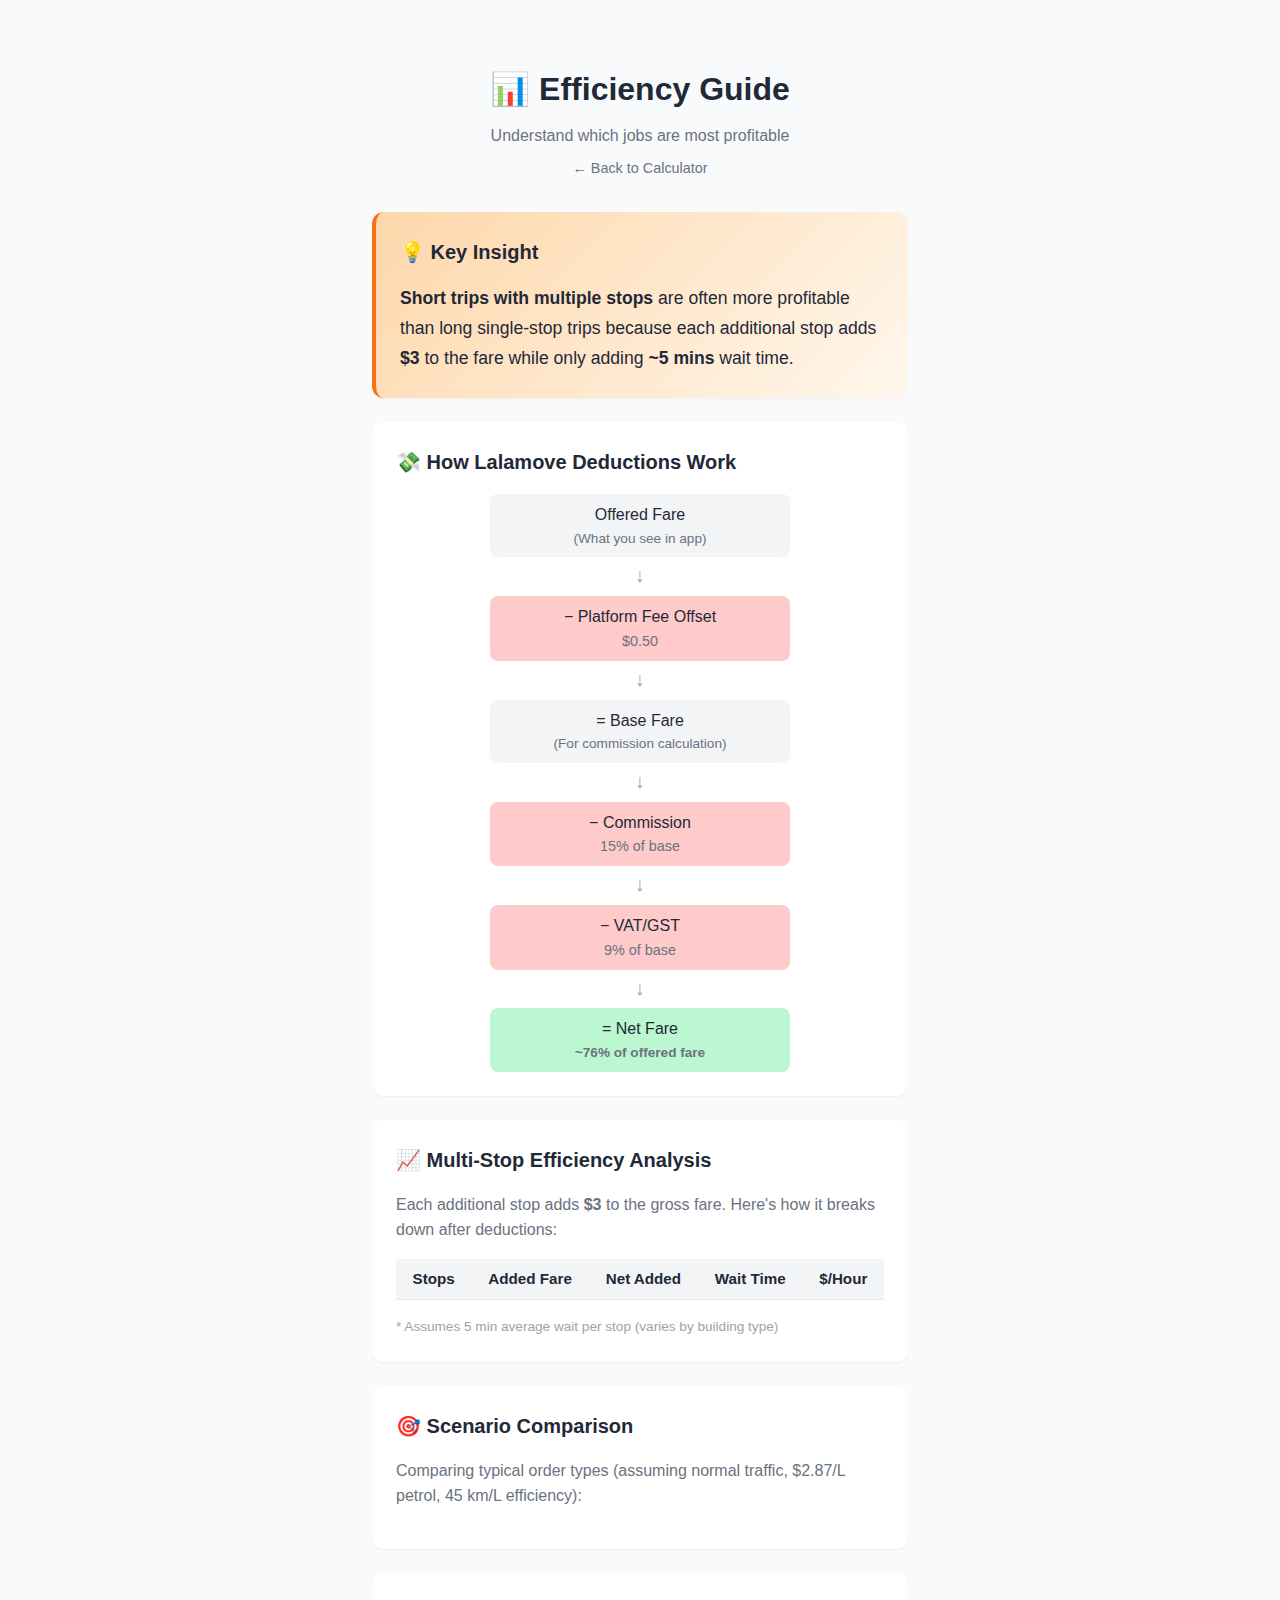
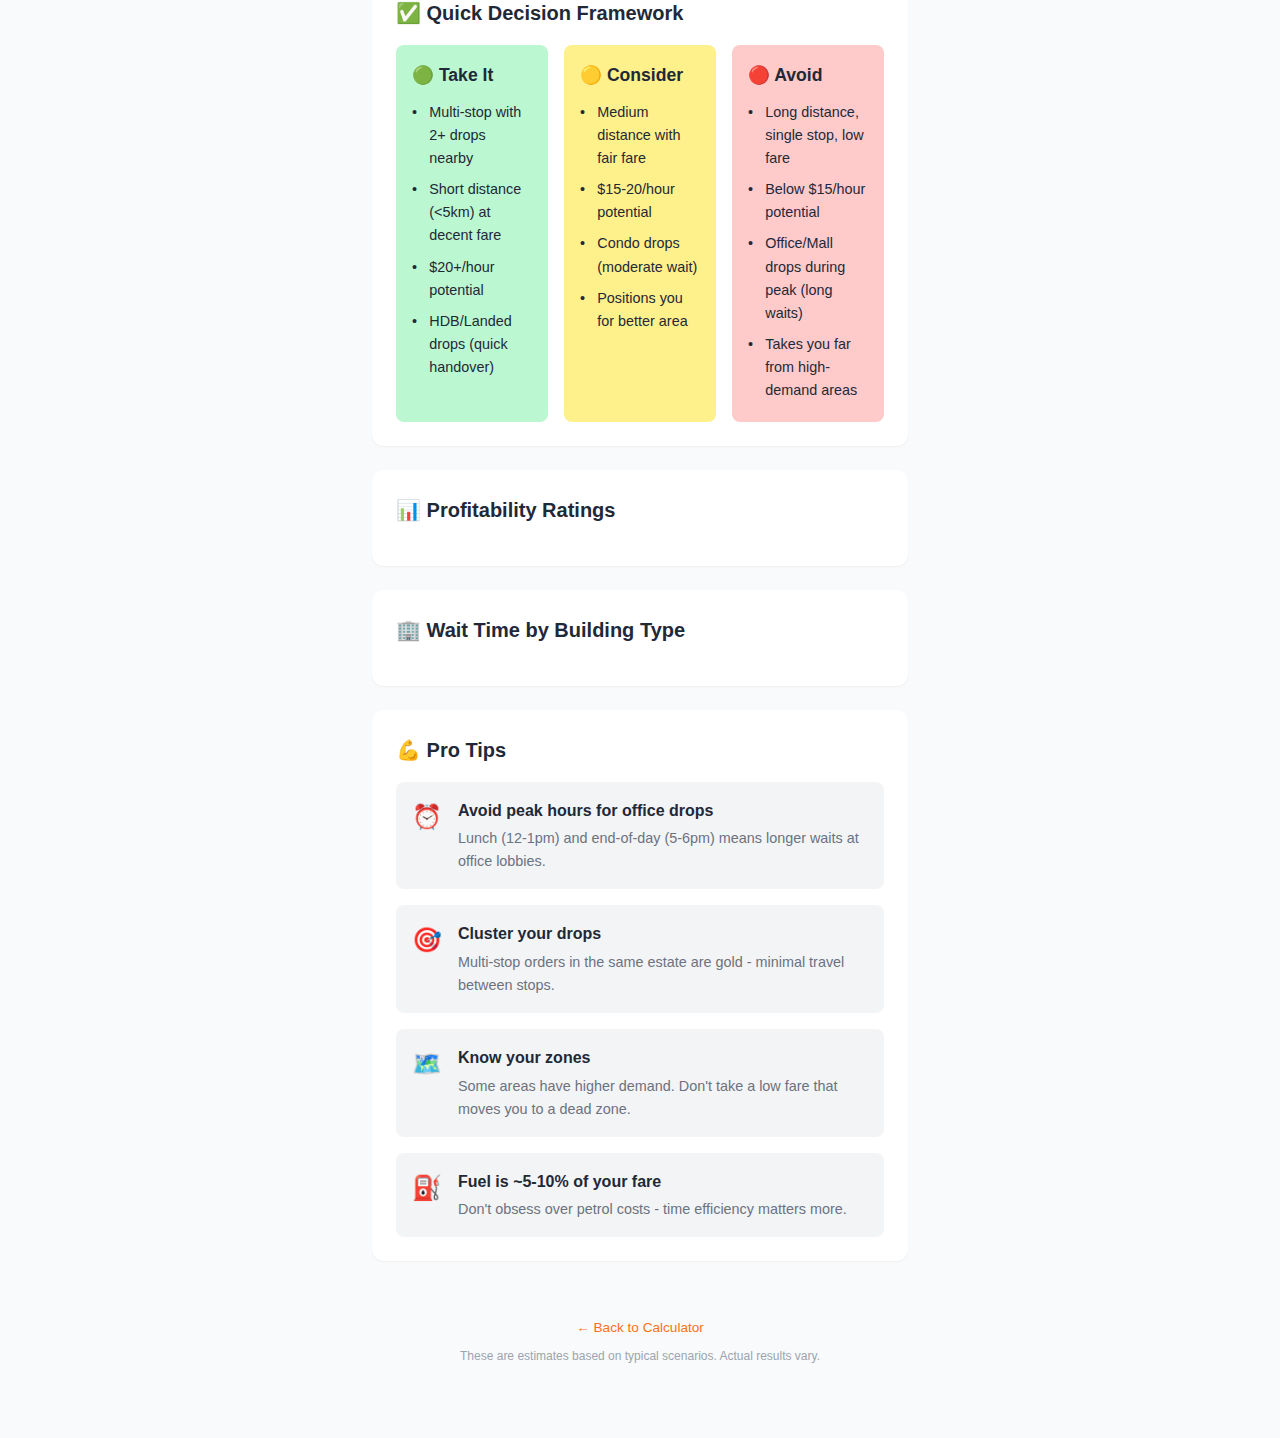
<file: docs/guide.html>
<!doctype html>
<html lang="en">
  <head>
    <meta charset="UTF-8" />
    <meta name="viewport" content="width=device-width, initial-scale=1.0" />
    <meta
      name="description"
      content="Efficiency guide for Lalamove motorcycle riders in Singapore. Understand which orders are most profitable."
    />
    <meta name="theme-color" content="#f97316" />
    <title>📊 Efficiency Guide - Lalamove Calculator</title>
    <link rel="stylesheet" href="style.css" />
    <link
      rel="icon"
      href="data:image/svg+xml,<svg xmlns='http://www.w3.org/2000/svg' viewBox='0 0 100 100'><text y='.9em' font-size='90'>📊</text></svg>"
    />
  </head>
  <body>
    <div class="app-container">
      <!-- Header -->
      <header class="app-header">
        <h1>📊 Efficiency Guide</h1>
        <p class="subtitle">Understand which jobs are most profitable</p>
        <a href="index.html" class="back-link">← Back to Calculator</a>
      </header>

      <!-- Main Content -->
      <main class="main-content guide-content">
        <!-- Key Insight -->
        <section class="guide-section highlight-section">
          <h2>💡 Key Insight</h2>
          <p class="lead-text">
            <strong>Short trips with multiple stops</strong> are often more
            profitable than long single-stop trips because each additional stop
            adds <strong>$3</strong> to the fare while only adding
            <strong>~5 mins</strong> wait time.
          </p>
        </section>

        <!-- How Deductions Work -->
        <section class="guide-section">
          <h2>💸 How Lalamove Deductions Work</h2>
          <div class="deduction-flow">
            <div class="flow-item">
              <span class="flow-label">Offered Fare</span>
              <span class="flow-desc">(What you see in app)</span>
            </div>
            <div class="flow-arrow">↓</div>
            <div class="flow-item flow-subtract">
              <span class="flow-label">− Platform Fee Offset</span>
              <span class="flow-value">$0.50</span>
            </div>
            <div class="flow-arrow">↓</div>
            <div class="flow-item">
              <span class="flow-label">= Base Fare</span>
              <span class="flow-desc">(For commission calculation)</span>
            </div>
            <div class="flow-arrow">↓</div>
            <div class="flow-item flow-subtract">
              <span class="flow-label">− Commission</span>
              <span class="flow-value">15% of base</span>
            </div>
            <div class="flow-arrow">↓</div>
            <div class="flow-item flow-subtract">
              <span class="flow-label">− VAT/GST</span>
              <span class="flow-value">9% of base</span>
            </div>
            <div class="flow-arrow">↓</div>
            <div class="flow-item flow-result">
              <span class="flow-label">= Net Fare</span>
              <span class="flow-desc">~76% of offered fare</span>
            </div>
          </div>
        </section>

        <!-- Efficiency Comparison Table -->
        <section class="guide-section">
          <h2>📈 Multi-Stop Efficiency Analysis</h2>
          <p class="section-intro">
            Each additional stop adds <strong>$3</strong> to the gross fare.
            Here's how it breaks down after deductions:
          </p>
          <div class="table-container">
            <table class="efficiency-table" id="efficiency-table">
              <thead>
                <tr>
                  <th>Stops</th>
                  <th>Added Fare</th>
                  <th>Net Added</th>
                  <th>Wait Time</th>
                  <th>$/Hour</th>
                </tr>
              </thead>
              <tbody>
                <!-- Populated by JavaScript -->
              </tbody>
            </table>
          </div>
          <p class="table-note">
            * Assumes 5 min average wait per stop (varies by building type)
          </p>
        </section>

        <!-- Profitability Scenarios -->
        <section class="guide-section">
          <h2>🎯 Scenario Comparison</h2>
          <p class="section-intro">
            Comparing typical order types (assuming normal traffic, $2.87/L
            petrol, 45 km/L efficiency):
          </p>
          <div class="scenarios-grid" id="scenarios-grid">
            <!-- Populated by JavaScript -->
          </div>
        </section>

        <!-- Decision Framework -->
        <section class="guide-section">
          <h2>✅ Quick Decision Framework</h2>
          <div class="decision-cards">
            <div class="decision-card good">
              <h3>🟢 Take It</h3>
              <ul>
                <li>Multi-stop with 2+ drops nearby</li>
                <li>Short distance (&lt;5km) at decent fare</li>
                <li>$20+/hour potential</li>
                <li>HDB/Landed drops (quick handover)</li>
              </ul>
            </div>
            <div class="decision-card maybe">
              <h3>🟡 Consider</h3>
              <ul>
                <li>Medium distance with fair fare</li>
                <li>$15-20/hour potential</li>
                <li>Condo drops (moderate wait)</li>
                <li>Positions you for better area</li>
              </ul>
            </div>
            <div class="decision-card avoid">
              <h3>🔴 Avoid</h3>
              <ul>
                <li>Long distance, single stop, low fare</li>
                <li>Below $15/hour potential</li>
                <li>Office/Mall drops during peak (long waits)</li>
                <li>Takes you far from high-demand areas</li>
              </ul>
            </div>
          </div>
        </section>

        <!-- Rating Thresholds -->
        <section class="guide-section">
          <h2>📊 Profitability Ratings</h2>
          <div class="rating-scale" id="rating-scale">
            <!-- Populated by JavaScript -->
          </div>
        </section>

        <!-- Building Wait Times -->
        <section class="guide-section">
          <h2>🏢 Wait Time by Building Type</h2>
          <div class="wait-times-grid" id="wait-times-grid">
            <!-- Populated by JavaScript -->
          </div>
        </section>

        <!-- Pro Tips -->
        <section class="guide-section">
          <h2>💪 Pro Tips</h2>
          <div class="tips-list">
            <div class="tip">
              <span class="tip-icon">⏰</span>
              <div class="tip-content">
                <strong>Avoid peak hours for office drops</strong>
                <p>
                  Lunch (12-1pm) and end-of-day (5-6pm) means longer waits at
                  office lobbies.
                </p>
              </div>
            </div>
            <div class="tip">
              <span class="tip-icon">🎯</span>
              <div class="tip-content">
                <strong>Cluster your drops</strong>
                <p>
                  Multi-stop orders in the same estate are gold - minimal travel
                  between stops.
                </p>
              </div>
            </div>
            <div class="tip">
              <span class="tip-icon">🗺️</span>
              <div class="tip-content">
                <strong>Know your zones</strong>
                <p>
                  Some areas have higher demand. Don't take a low fare that
                  moves you to a dead zone.
                </p>
              </div>
            </div>
            <div class="tip">
              <span class="tip-icon">⛽</span>
              <div class="tip-content">
                <strong>Fuel is ~5-10% of your fare</strong>
                <p>
                  Don't obsess over petrol costs - time efficiency matters more.
                </p>
              </div>
            </div>
          </div>
        </section>
      </main>

      <!-- Footer -->
      <footer class="app-footer">
        <p>
          <a href="index.html">← Back to Calculator</a>
        </p>
        <p class="disclaimer">
          These are estimates based on typical scenarios. Actual results vary.
        </p>
      </footer>
    </div>

    <script type="module" src="js/guide.js"></script>
  </body>
</html>
</file>
<file: docs/style.css>
/* ==========================================================================
   Lalamove Profitability Calculator - Styles
   Mobile-first, clean, professional design
   ========================================================================== */

/* --------------------------------------------------------------------------
   CSS Variables
   -------------------------------------------------------------------------- */
:root {
  /* Colors */
  --color-primary: #f97316;
  --color-primary-dark: #ea580c;
  --color-primary-light: #fed7aa;

  --color-success: #22c55e;
  --color-success-light: #bbf7d0;
  --color-warning: #eab308;
  --color-warning-light: #fef08a;
  --color-error: #ef4444;
  --color-error-light: #fecaca;
  --color-info: #3b82f6;
  --color-info-light: #bfdbfe;

  --color-excellent: #059669;

  --color-text: #1f2937;
  --color-text-light: #6b7280;
  --color-text-muted: #9ca3af;

  --color-bg: #f9fafb;
  --color-bg-white: #ffffff;
  --color-bg-light: #f3f4f6;
  --color-border: #e5e7eb;
  --color-border-dark: #d1d5db;

  /* Spacing */
  --spacing-xs: 0.25rem;
  --spacing-sm: 0.5rem;
  --spacing-md: 1rem;
  --spacing-lg: 1.5rem;
  --spacing-xl: 2rem;
  --spacing-2xl: 3rem;

  /* Border Radius */
  --radius-sm: 0.375rem;
  --radius-md: 0.5rem;
  --radius-lg: 0.75rem;
  --radius-full: 9999px;

  /* Shadows */
  --shadow-sm: 0 1px 2px 0 rgb(0 0 0 / 0.05);
  --shadow-md: 0 4px 6px -1px rgb(0 0 0 / 0.1), 0 2px 4px -2px rgb(0 0 0 / 0.1);
  --shadow-lg: 0 10px 15px -3px rgb(0 0 0 / 0.1),
    0 4px 6px -4px rgb(0 0 0 / 0.1);

  /* Typography */
  --font-sans: -apple-system, BlinkMacSystemFont, "Segoe UI", Roboto,
    "Helvetica Neue", Arial, sans-serif;
  --font-mono: ui-monospace, SFMono-Regular, "SF Mono", Menlo, monospace;

  /* Transitions */
  --transition-fast: 150ms ease;
  --transition-normal: 250ms ease;
}

/* --------------------------------------------------------------------------
   Reset & Base
   -------------------------------------------------------------------------- */
*,
*::before,
*::after {
  box-sizing: border-box;
  margin: 0;
  padding: 0;
}

html {
  font-size: 16px;
  -webkit-text-size-adjust: 100%;
}

body {
  font-family: var(--font-sans);
  font-size: 1rem;
  line-height: 1.6;
  color: var(--color-text);
  background-color: var(--color-bg);
  min-height: 100vh;
}

a {
  color: var(--color-primary);
  text-decoration: none;
}

a:hover {
  text-decoration: underline;
}

/* --------------------------------------------------------------------------
   Layout
   -------------------------------------------------------------------------- */
.app-container {
  max-width: 600px;
  margin: 0 auto;
  padding: var(--spacing-md);
  padding-bottom: var(--spacing-2xl);
}

/* --------------------------------------------------------------------------
   Header
   -------------------------------------------------------------------------- */
.app-header {
  text-align: center;
  padding: var(--spacing-xl) 0;
}

.app-header h1 {
  font-size: 1.75rem;
  font-weight: 700;
  color: var(--color-text);
  margin-bottom: var(--spacing-sm);
}

.app-header .subtitle {
  color: var(--color-text-light);
  font-size: 1rem;
}

/* API Status Indicator */
.api-status {
  display: inline-flex;
  align-items: center;
  gap: var(--spacing-xs);
  margin-top: var(--spacing-xs);
  margin-bottom: var(--spacing-xs);
  padding: var(--spacing-xs) var(--spacing-sm);
  border-radius: var(--radius-sm);
  font-size: 0.8rem;
  font-weight: 500;
  transition: var(--transition-normal);
}

.api-status.checking {
  background-color: var(--color-bg-light);
  color: var(--color-text-light);
}

.api-status.connected {
  background-color: #d1fae5;
  color: #047857;
}

.api-status.disconnected {
  background-color: #fef3c7;
  color: #92400e;
}

.api-status .status-icon {
  font-size: 0.85rem;
}

/* --------------------------------------------------------------------------
   Token Reminder
   -------------------------------------------------------------------------- */
.token-reminder {
  display: flex;
  align-items: center;
  gap: var(--spacing-sm);
  padding: var(--spacing-md);
  background-color: var(--color-info-light);
  border-radius: var(--radius-md);
  margin-bottom: var(--spacing-lg);
  font-size: 0.875rem;
}

.token-reminder .reminder-icon {
  flex-shrink: 0;
}

.token-reminder .dismiss-btn {
  margin-left: auto;
  background: none;
  border: none;
  font-size: 1.25rem;
  cursor: pointer;
  color: var(--color-text-light);
  padding: 0 var(--spacing-xs);
}

.token-reminder.hidden {
  display: none;
}

/* --------------------------------------------------------------------------
   Form Sections
   -------------------------------------------------------------------------- */
.form-section {
  background: var(--color-bg-white);
  border-radius: var(--radius-lg);
  padding: var(--spacing-lg);
  margin-bottom: var(--spacing-md);
  box-shadow: var(--shadow-sm);
  border: 1px solid var(--color-border);
}

.form-section h2 {
  font-size: 1.125rem;
  font-weight: 600;
  margin-bottom: var(--spacing-md);
  color: var(--color-text);
}

.section-hint {
  font-size: 0.875rem;
  color: var(--color-text-light);
  margin-top: calc(var(--spacing-md) * -0.5);
  margin-bottom: var(--spacing-md);
}

/* --------------------------------------------------------------------------
   Form Groups
   -------------------------------------------------------------------------- */
.form-group {
  margin-bottom: var(--spacing-md);
}

.form-group:last-child {
  margin-bottom: 0;
}

.form-group label {
  display: flex;
  align-items: center;
  gap: var(--spacing-xs);
  font-size: 0.875rem;
  font-weight: 500;
  color: var(--color-text);
  margin-bottom: var(--spacing-sm);
}

.form-group label .icon {
  font-size: 1rem;
}

.form-group label .required {
  color: var(--color-error);
}

.form-group label .optional {
  color: var(--color-text-muted);
  font-weight: 400;
  font-size: 0.8rem;
}

/* --------------------------------------------------------------------------
   Input Fields
   -------------------------------------------------------------------------- */
input[type="text"],
input[type="number"],
input[type="password"],
select {
  width: 100%;
  padding: var(--spacing-sm) var(--spacing-md);
  font-size: 1rem;
  font-family: inherit;
  border: 1px solid var(--color-border-dark);
  border-radius: var(--radius-md);
  background-color: var(--color-bg-white);
  transition:
    border-color var(--transition-fast),
    box-shadow var(--transition-fast);
}

input:focus,
select:focus {
  outline: none;
  border-color: var(--color-primary);
  box-shadow: 0 0 0 3px var(--color-primary-light);
}

input.input-error {
  border-color: var(--color-error);
}

input.input-error:focus {
  box-shadow: 0 0 0 3px var(--color-error-light);
}

.input-with-prefix {
  display: flex;
  align-items: stretch;
}

.input-with-prefix .input-prefix {
  display: flex;
  align-items: center;
  padding: 0 var(--spacing-md);
  background-color: var(--color-bg-light);
  border: 1px solid var(--color-border-dark);
  border-right: none;
  border-radius: var(--radius-md) 0 0 var(--radius-md);
  color: var(--color-text-light);
  font-weight: 500;
}

.input-with-prefix input {
  border-radius: 0 var(--radius-md) var(--radius-md) 0;
}

/* Input with button (e.g., location button) */
.input-with-button {
  display: flex;
  align-items: stretch;
  gap: 0;
}

.input-with-button input {
  flex: 1;
  border-radius: var(--radius-md) 0 0 var(--radius-md);
  border-right: none;
}

.btn-location {
  display: flex;
  align-items: center;
  justify-content: center;
  padding: 0 var(--spacing-md);
  background-color: var(--color-bg-light);
  border: 1px solid var(--color-border-dark);
  border-radius: 0 var(--radius-md) var(--radius-md) 0;
  cursor: pointer;
  font-size: 1.1rem;
  transition: background-color var(--transition-fast);
}

.btn-location:hover {
  background-color: var(--color-border);
}

.btn-location:active {
  background-color: var(--color-border-dark);
}

.btn-location.loading {
  opacity: 0.7;
  cursor: wait;
}

.input-hint {
  font-size: 0.8rem;
  color: var(--color-text-muted);
  margin-top: var(--spacing-xs);
}

.input-hint.error {
  color: var(--color-error);
}

.input-hint.success {
  color: var(--color-success);
}

.input-hint a {
  color: var(--color-primary);
}

/* --------------------------------------------------------------------------
   Stops Container
   -------------------------------------------------------------------------- */
.stops-container {
  display: flex;
  flex-direction: column;
  gap: var(--spacing-sm);
  margin-bottom: var(--spacing-md);
}

.stop-row {
  display: grid;
  grid-template-columns: 24px 1fr auto auto;
  gap: var(--spacing-xs);
  align-items: center;
  padding: var(--spacing-xs) var(--spacing-sm);
  background-color: var(--color-bg-light);
  border-radius: var(--radius-md);
}

.stop-number {
  width: 22px;
  height: 22px;
  display: flex;
  align-items: center;
  justify-content: center;
  background-color: var(--color-primary);
  color: white;
  font-size: 0.75rem;
  font-weight: 600;
  border-radius: var(--radius-full);
}

.stop-input-wrapper {
  position: relative;
}

.stop-input {
  width: 100%;
  padding: var(--spacing-xs) var(--spacing-sm);
  font-size: 0.8rem;
  border: 1px solid var(--color-border);
  border-radius: var(--radius-sm);
}

.stop-type-badge {
  position: absolute;
  right: var(--spacing-sm);
  top: 50%;
  transform: translateY(-50%);
  font-size: 0.65rem;
  padding: 2px 6px;
  border-radius: var(--radius-sm);
  background-color: var(--color-bg-light);
  color: var(--color-text-light);
  text-transform: uppercase;
  letter-spacing: 0.5px;
}

.stop-type-badge.type-hdb {
  background-color: #dbeafe;
  color: #1d4ed8;
}
.stop-type-badge.type-condo {
  background-color: #fae8ff;
  color: #a21caf;
}
.stop-type-badge.type-office {
  background-color: #f3e8ff;
  color: #7c3aed;
}
.stop-type-badge.type-mall {
  background-color: #fef3c7;
  color: #b45309;
}
.stop-type-badge.type-landed {
  background-color: #d1fae5;
  color: #047857;
}
.stop-type-badge.type-industrial {
  background-color: #e5e7eb;
  color: #374151;
}

/* Input with inline badge */
.input-with-badge {
  position: relative;
}

.input-with-badge input {
  width: 100%;
  padding-right: 70px; /* Make room for badge */
}

/* Pickup Type Badge */
.pickup-type-badge {
  position: absolute;
  right: var(--spacing-sm);
  top: 50%;
  transform: translateY(-50%);
  font-size: 0.65rem;
  padding: 2px 6px;
  border-radius: var(--radius-sm);
  background-color: var(--color-bg-light);
  color: var(--color-text-light);
  text-transform: uppercase;
  letter-spacing: 0.5px;
  pointer-events: none;
}

.pickup-type-badge.hidden {
  display: none;
}

.pickup-type-badge.type-hdb {
  background-color: #dbeafe;
  color: #1d4ed8;
}
.pickup-type-badge.type-condo {
  background-color: #fae8ff;
  color: #a21caf;
}
.pickup-type-badge.type-office {
  background-color: #f3e8ff;
  color: #7c3aed;
}
.pickup-type-badge.type-mall {
  background-color: #fef3c7;
  color: #b45309;
}
.pickup-type-badge.type-landed {
  background-color: #d1fae5;
  color: #047857;
}
.pickup-type-badge.type-industrial {
  background-color: #e5e7eb;
  color: #374151;
}

.stop-wait {
  display: flex;
  align-items: center;
  gap: 2px;
}

.wait-input {
  width: 40px;
  padding: var(--spacing-xs);
  font-size: 0.75rem;
  border: 1px solid var(--color-border);
  border-radius: var(--radius-sm);
  text-align: center;
}

.wait-suffix {
  font-size: 0.65rem;
  color: var(--color-text-muted);
}

.btn-remove {
  width: 22px;
  height: 22px;
  display: flex;
  align-items: center;
  justify-content: center;
  background: none;
  border: 1px solid var(--color-border);
  border-radius: var(--radius-sm);
  color: var(--color-text-muted);
  cursor: pointer;
  font-size: 1.25rem;
  transition: all var(--transition-fast);
}

.btn-remove:hover {
  background-color: var(--color-error-light);
  border-color: var(--color-error);
  color: var(--color-error);
}

/* --------------------------------------------------------------------------
   Buttons
   -------------------------------------------------------------------------- */
.btn-primary {
  width: 100%;
  padding: var(--spacing-md) var(--spacing-lg);
  font-size: 1.1rem;
  font-weight: 600;
  font-family: inherit;
  color: white;
  background-color: var(--color-primary);
  border: none;
  border-radius: var(--radius-md);
  cursor: pointer;
  transition:
    background-color var(--transition-fast),
    transform var(--transition-fast);
}

.btn-primary:hover:not(:disabled) {
  background-color: var(--color-primary-dark);
}

.btn-primary:active:not(:disabled) {
  transform: scale(0.98);
}

.btn-primary:disabled {
  opacity: 0.6;
  cursor: not-allowed;
}

.btn-secondary {
  display: inline-flex;
  align-items: center;
  gap: var(--spacing-xs);
  padding: var(--spacing-sm) var(--spacing-md);
  font-size: 0.9rem;
  font-family: inherit;
  color: var(--color-primary);
  background-color: var(--color-bg-white);
  border: 1px solid var(--color-primary);
  border-radius: var(--radius-md);
  cursor: pointer;
  transition: all var(--transition-fast);
}

.btn-secondary:hover {
  background-color: var(--color-primary-light);
}

/* Form Actions */
.form-actions {
  display: flex;
  gap: var(--spacing-sm);
  align-items: center;
}

.form-actions .btn-primary {
  flex: 1;
}

.btn-reset {
  padding: var(--spacing-md) var(--spacing-md);
  font-size: 1rem;
  font-family: inherit;
  color: var(--color-text-light);
  background-color: var(--color-bg-light);
  border: 1px solid var(--color-border);
  border-radius: var(--radius-md);
  cursor: pointer;
  transition: all var(--transition-fast);
  white-space: nowrap;
}

.btn-reset:hover {
  background-color: var(--color-bg-white);
  border-color: var(--color-text-light);
  color: var(--color-text);
}

.btn-reset:active {
  transform: scale(0.98);
}

/* --------------------------------------------------------------------------
   Settings Panel
   -------------------------------------------------------------------------- */
.settings-section {
  background-color: var(--color-bg-light);
}

.settings-toggle {
  width: 100%;
  padding: var(--spacing-sm);
  font-size: 0.95rem;
  font-family: inherit;
  color: var(--color-text-light);
  background: none;
  border: none;
  cursor: pointer;
  text-align: left;
}

.settings-toggle:hover {
  color: var(--color-text);
}

.settings-panel {
  margin-top: var(--spacing-md);
  padding-top: var(--spacing-md);
  border-top: 1px solid var(--color-border);
}

.settings-panel.hidden {
  display: none;
}

.petrol-links-container {
  display: flex;
  align-items: center;
  flex-wrap: wrap;
  gap: var(--spacing-sm);
  margin-top: var(--spacing-sm);
}

.links-label {
  font-size: 0.8rem;
  color: var(--color-text-muted);
}

.petrol-links {
  display: flex;
  flex-wrap: wrap;
  gap: var(--spacing-xs);
}

.petrol-link {
  font-size: 0.75rem;
  padding: 2px 8px;
  background-color: var(--color-bg-white);
  border: 1px solid var(--color-border);
  border-radius: var(--radius-full);
  color: var(--color-text-light);
  transition: all var(--transition-fast);
}

.petrol-link:hover {
  border-color: var(--color-primary);
  color: var(--color-primary);
  text-decoration: none;
}

/* --------------------------------------------------------------------------
   Results Container
   -------------------------------------------------------------------------- */
.results-container {
  background: var(--color-bg-white);
  border-radius: var(--radius-lg);
  padding: var(--spacing-lg);
  margin-top: var(--spacing-lg);
  box-shadow: var(--shadow-md);
  border: 1px solid var(--color-border);
}

.results-container.hidden {
  display: none;
}

/* Rating Header */
.rating-header {
  display: flex;
  align-items: center;
  gap: var(--spacing-md);
  padding: var(--spacing-lg);
  margin: calc(var(--spacing-lg) * -1);
  margin-bottom: var(--spacing-lg);
  border-radius: var(--radius-lg) var(--radius-lg) 0 0;
  border-left: 4px solid;
}

.rating-header.rating-excellent {
  background-color: #ecfdf5;
  border-left-color: var(--color-excellent);
}

.rating-header.rating-good {
  background-color: #f0fdf4;
  border-left-color: var(--color-success);
}

.rating-header.rating-okay {
  background-color: #fefce8;
  border-left-color: var(--color-warning);
}

.rating-header.rating-poor {
  background-color: #fef2f2;
  border-left-color: var(--color-error);
}

.rating-emoji {
  font-size: 2.5rem;
}

.rating-content {
  flex: 1;
}

.rating-label {
  font-size: 0.9rem;
  font-weight: 500;
  text-transform: uppercase;
  letter-spacing: 0.5px;
  opacity: 0.8;
}

.rating-value {
  font-size: 1.75rem;
  font-weight: 700;
}

/* Metrics Grid */
.metrics-grid {
  display: grid;
  grid-template-columns: repeat(2, 1fr);
  gap: var(--spacing-md);
  margin-bottom: var(--spacing-lg);
}

.metric-card {
  padding: var(--spacing-md);
  background-color: var(--color-bg-light);
  border-radius: var(--radius-md);
  text-align: center;
}

.metric-card .metric-icon {
  font-size: 1.5rem;
  margin-bottom: var(--spacing-xs);
}

.metric-card .metric-value {
  font-size: 1.25rem;
  font-weight: 700;
  color: var(--color-text);
}

.metric-card .metric-label {
  font-size: 0.8rem;
  color: var(--color-text-light);
  margin-top: var(--spacing-xs);
}

.metric-card .metric-subtext {
  font-size: 0.75rem;
  color: var(--color-text-muted);
}

.metric-card.positive .metric-value {
  color: var(--color-success);
}

.metric-card.negative .metric-value {
  color: var(--color-error);
}

/* Results Sections */
.results-section {
  margin-bottom: var(--spacing-lg);
  padding-bottom: var(--spacing-lg);
  border-bottom: 1px solid var(--color-border);
}

.results-section:last-child {
  margin-bottom: 0;
  padding-bottom: 0;
  border-bottom: none;
}

.results-section h3 {
  font-size: 1rem;
  font-weight: 600;
  margin-bottom: var(--spacing-md);
}

/* Section header with action link */
.section-header-row {
  display: flex;
  justify-content: space-between;
  align-items: center;
  margin-bottom: var(--spacing-md);
  flex-wrap: wrap;
  gap: var(--spacing-sm);
}

.section-header-row h3 {
  margin-bottom: 0;
}

/* Google Maps link */
.maps-link {
  display: inline-flex;
  align-items: center;
  gap: var(--spacing-xs);
  padding: var(--spacing-xs) var(--spacing-sm);
  font-size: 0.85rem;
  font-weight: 500;
  color: var(--color-bg-white);
  background-color: #4285f4;
  border-radius: var(--radius-sm);
  text-decoration: none;
  transition: background-color var(--transition-fast);
}

.maps-link:hover {
  background-color: #3367d6;
  text-decoration: none;
}

.maps-link .maps-icon {
  font-size: 1rem;
}

.results-section h4 {
  font-size: 0.9rem;
  font-weight: 500;
  margin-top: var(--spacing-md);
  margin-bottom: var(--spacing-sm);
}

/* Route List */
.route-list {
  display: flex;
  flex-direction: column;
  gap: var(--spacing-sm);
}

.route-leg {
  display: flex;
  align-items: center;
  gap: var(--spacing-md);
  padding: var(--spacing-sm) var(--spacing-md);
  background-color: var(--color-bg-light);
  border-radius: var(--radius-sm);
  position: relative;
}

.route-leg::before {
  content: "";
  position: absolute;
  left: 28px;
  top: 100%;
  width: 2px;
  height: var(--spacing-sm);
  background-color: var(--color-border);
}

.route-leg:last-child::before {
  display: none;
}

.leg-icon {
  font-size: 1.25rem;
}

.leg-details {
  flex: 1;
  min-width: 0;
}

.leg-label {
  font-size: 0.75rem;
  color: var(--color-text-muted);
  text-transform: uppercase;
  letter-spacing: 0.5px;
}

.leg-address {
  font-size: 0.85rem;
  color: var(--color-text);
  white-space: nowrap;
  overflow: hidden;
  text-overflow: ellipsis;
}

.leg-stats {
  display: flex;
  flex-direction: column;
  align-items: flex-end;
  gap: 2px;
}

.leg-distance,
.leg-time {
  font-size: 0.8rem;
  color: var(--color-text-light);
}

.leg-distance {
  font-weight: 500;
}

.estimate-badge {
  font-size: 0.7rem;
  padding: 2px 6px;
  background-color: var(--color-warning-light);
  color: var(--color-warning);
  border-radius: var(--radius-sm);
}

.estimate-warning {
  display: flex;
  align-items: flex-start;
  gap: var(--spacing-sm);
  padding: var(--spacing-sm) var(--spacing-md);
  margin-top: var(--spacing-md);
  background-color: var(--color-warning-light);
  border-radius: var(--radius-sm);
  font-size: 0.85rem;
  color: #92400e;
}

/* Traffic Badge */
.traffic-badge {
  display: inline-flex;
  align-items: center;
  gap: var(--spacing-sm);
  padding: var(--spacing-xs) var(--spacing-md);
  margin-bottom: var(--spacing-md);
  border-radius: var(--radius-full);
  font-size: 0.85rem;
  font-weight: 500;
}

.traffic-badge.traffic-light {
  background-color: #d1fae5;
  color: #047857;
}

.traffic-badge.traffic-normal {
  background-color: #fef3c7;
  color: #92400e;
}

.traffic-badge.traffic-heavy {
  background-color: #fee2e2;
  color: #dc2626;
}

.traffic-icon {
  font-size: 1rem;
}

.traffic-speed {
  font-weight: 400;
  opacity: 0.8;
}

/* Fare Breakdown */
.fare-breakdown {
  background-color: var(--color-bg-light);
  border-radius: var(--radius-md);
  padding: var(--spacing-md);
}

.fare-row {
  display: flex;
  justify-content: space-between;
  padding: var(--spacing-xs) 0;
  font-size: 0.9rem;
}

.fare-row.gross {
  font-weight: 600;
  padding-bottom: var(--spacing-sm);
  border-bottom: 1px dashed var(--color-border);
  margin-bottom: var(--spacing-xs);
}

.fare-row.base-info {
  font-size: 0.85rem;
  color: var(--color-text-light);
  padding-bottom: var(--spacing-xs);
  margin-bottom: var(--spacing-xs);
}

.fare-row.deduction {
  color: var(--color-text-light);
}

.fare-row.deduction .fare-value {
  color: #dc2626;
}

.fare-row.subtotal {
  border-top: 1px dashed var(--color-border);
  margin-top: var(--spacing-xs);
  padding-top: var(--spacing-sm);
  font-weight: 500;
}

.fare-row.total {
  border-top: 2px solid var(--color-border);
  margin-top: var(--spacing-sm);
  padding-top: var(--spacing-sm);
  font-weight: 700;
  font-size: 1rem;
}

.fare-row.total.positive .fare-value {
  color: #047857;
}

.fare-row.total.negative .fare-value {
  color: #dc2626;
}

.fare-note {
  display: flex;
  align-items: flex-start;
  gap: var(--spacing-xs);
  margin-top: var(--spacing-md);
  padding: var(--spacing-sm);
  background-color: var(--color-info-light);
  border-radius: var(--radius-sm);
  font-size: 0.8rem;
  color: var(--color-text-light);
}

.fare-note .note-icon {
  flex-shrink: 0;
}

/* Time Breakdown */
.time-breakdown {
  background-color: var(--color-bg-light);
  border-radius: var(--radius-md);
  padding: var(--spacing-md);
}

.time-row {
  display: flex;
  justify-content: space-between;
  padding: var(--spacing-xs) 0;
  font-size: 0.9rem;
}

.time-row.total {
  border-top: 1px solid var(--color-border);
  margin-top: var(--spacing-sm);
  padding-top: var(--spacing-sm);
  font-weight: 600;
}

.wait-details {
  margin-top: var(--spacing-md);
}

.wait-details ul {
  padding-left: var(--spacing-lg);
}

.wait-details li {
  font-size: 0.85rem;
  color: var(--color-text-light);
  margin-bottom: var(--spacing-xs);
}

.wait-type {
  color: var(--color-text-muted);
}

/* Insights Section */
.insights-list {
  display: flex;
  flex-direction: column;
  gap: var(--spacing-sm);
}

.insight-item {
  display: flex;
  align-items: flex-start;
  gap: var(--spacing-sm);
  padding: var(--spacing-sm) var(--spacing-md);
  border-radius: var(--radius-sm);
  font-size: 0.9rem;
}

.insight-success {
  background-color: var(--color-success-light);
}

.insight-warning {
  background-color: var(--color-warning-light);
}

.insight-info {
  background-color: var(--color-info-light);
}

.recommendations-list {
  padding-left: var(--spacing-lg);
}

.recommendations-list li {
  font-size: 0.9rem;
  color: var(--color-text);
  margin-bottom: var(--spacing-xs);
}

.min-fare-info {
  display: flex;
  justify-content: space-between;
  padding: var(--spacing-md);
  background-color: var(--color-bg-light);
  border-radius: var(--radius-md);
  margin-top: var(--spacing-md);
}

.info-label {
  font-size: 0.9rem;
  color: var(--color-text-light);
}

.info-value {
  font-size: 0.9rem;
  font-weight: 600;
  color: var(--color-text);
}

/* --------------------------------------------------------------------------
   Loading & Error States
   -------------------------------------------------------------------------- */
.loader {
  display: flex;
  flex-direction: column;
  align-items: center;
  justify-content: center;
  padding: var(--spacing-2xl);
}

.spinner {
  width: 40px;
  height: 40px;
  border: 3px solid var(--color-border);
  border-top-color: var(--color-primary);
  border-radius: 50%;
  animation: spin 0.8s linear infinite;
}

@keyframes spin {
  to {
    transform: rotate(360deg);
  }
}

.loader-message {
  margin-top: var(--spacing-md);
  font-size: 0.9rem;
  color: var(--color-text-light);
}

.error-message {
  display: flex;
  align-items: flex-start;
  gap: var(--spacing-md);
  padding: var(--spacing-lg);
  background-color: var(--color-error-light);
  border-radius: var(--radius-md);
}

.error-icon {
  font-size: 1.5rem;
}

.error-title {
  font-weight: 600;
  color: #991b1b;
  margin-bottom: var(--spacing-xs);
}

.error-details {
  font-size: 0.85rem;
  color: #7f1d1d;
  font-family: var(--font-mono);
  white-space: pre-wrap;
}

.error-hint {
  margin-top: var(--spacing-md);
  padding: var(--spacing-md);
  background-color: var(--color-bg-light);
  border-radius: var(--radius-md);
  font-size: 0.85rem;
}

.error-hint p {
  font-weight: 500;
  margin-bottom: var(--spacing-sm);
}

.error-hint ul {
  padding-left: var(--spacing-lg);
  color: var(--color-text-light);
}

.error-hint li {
  margin-bottom: var(--spacing-xs);
}

/* --------------------------------------------------------------------------
   Footer
   -------------------------------------------------------------------------- */
.app-footer {
  text-align: center;
  padding: var(--spacing-xl) 0;
  color: var(--color-text-light);
  font-size: 0.85rem;
}

.app-footer p {
  margin-bottom: var(--spacing-sm);
}

.app-footer .disclaimer {
  font-size: 0.75rem;
  color: var(--color-text-muted);
}

/* --------------------------------------------------------------------------
   Responsive Adjustments
   -------------------------------------------------------------------------- */
@media (max-width: 480px) {
  .app-header h1 {
    font-size: 1.5rem;
  }

  .form-section {
    padding: var(--spacing-md);
  }

  .stop-row {
    grid-template-columns: 20px 1fr auto auto;
    gap: 4px;
  }

  .stop-number {
    width: 18px;
    height: 18px;
    font-size: 0.65rem;
  }

  .stop-input {
    font-size: 0.75rem;
    padding: 4px 6px;
  }

  .stop-type-badge {
    font-size: 0.55rem;
    padding: 1px 4px;
  }

  .wait-input {
    width: 32px;
    font-size: 0.7rem;
    padding: 4px 2px;
  }

  .wait-suffix {
    font-size: 0.6rem;
  }

  .btn-remove {
    width: 18px;
    height: 18px;
    font-size: 0.9rem;
  }

  .metrics-grid {
    grid-template-columns: 1fr;
  }

  .rating-emoji {
    font-size: 2rem;
  }

  .rating-value {
    font-size: 1.5rem;
  }
}

@media (min-width: 768px) {
  .app-container {
    padding: var(--spacing-xl);
  }

  .app-header h1 {
    font-size: 2rem;
  }
}

/* --------------------------------------------------------------------------
   Utility Classes
   -------------------------------------------------------------------------- */
.hidden {
  display: none !important;
}

.visible {
  display: block !important;
}

.sr-only {
  position: absolute;
  width: 1px;
  height: 1px;
  padding: 0;
  margin: -1px;
  overflow: hidden;
  clip: rect(0, 0, 0, 0);
  white-space: nowrap;
  border: 0;
}

/* ==========================================================================
   Efficiency Guide Page Styles
   ========================================================================== */

/* Back Link */
.back-link {
  display: inline-block;
  margin-top: var(--spacing-sm);
  color: var(--color-text-light);
  font-size: 0.9rem;
  transition: color var(--transition-fast);
}

.back-link:hover {
  color: var(--color-primary);
  text-decoration: none;
}

/* Guide Content */
.guide-content {
  max-width: 800px;
}

.guide-section {
  background: var(--color-bg-white);
  border-radius: var(--radius-lg);
  padding: var(--spacing-lg);
  margin-bottom: var(--spacing-lg);
  box-shadow: var(--shadow-sm);
}

.guide-section h2 {
  font-size: 1.25rem;
  margin-bottom: var(--spacing-md);
  color: var(--color-text);
}

.highlight-section {
  background: linear-gradient(
    135deg,
    var(--color-primary-light) 0%,
    #fff7ed 100%
  );
  border-left: 4px solid var(--color-primary);
}

.lead-text {
  font-size: 1.1rem;
  line-height: 1.7;
  color: var(--color-text);
}

.section-intro {
  color: var(--color-text-light);
  margin-bottom: var(--spacing-md);
}

/* Deduction Flow */
.deduction-flow {
  display: flex;
  flex-direction: column;
  align-items: center;
  gap: var(--spacing-xs);
}

.flow-item {
  background: var(--color-bg-light);
  padding: var(--spacing-sm) var(--spacing-md);
  border-radius: var(--radius-md);
  text-align: center;
  width: 100%;
  max-width: 300px;
}

.flow-item.flow-subtract {
  background: var(--color-error-light);
}

.flow-item.flow-result {
  background: var(--color-success-light);
  font-weight: 600;
}

.flow-label {
  display: block;
  font-weight: 500;
}

.flow-desc {
  display: block;
  font-size: 0.85rem;
  color: var(--color-text-light);
}

.flow-value {
  display: block;
  font-size: 0.9rem;
  color: var(--color-text-light);
}

.flow-arrow {
  color: var(--color-text-muted);
  font-size: 1.2rem;
}

/* Efficiency Table */
.table-container {
  overflow-x: auto;
  margin: var(--spacing-md) 0;
}

.efficiency-table {
  width: 100%;
  border-collapse: collapse;
  font-size: 0.95rem;
}

.efficiency-table th,
.efficiency-table td {
  padding: var(--spacing-sm) var(--spacing-md);
  text-align: center;
  border-bottom: 1px solid var(--color-border);
}

.efficiency-table th {
  background: var(--color-bg-light);
  font-weight: 600;
  color: var(--color-text);
}

.efficiency-table td.fare {
  color: var(--color-success);
  font-weight: 500;
}

.efficiency-table td.net {
  font-weight: 500;
}

.efficiency-table td.rate {
  font-weight: 600;
}

.efficiency-table td.rate.excellent {
  color: var(--color-excellent);
}

.efficiency-table td.rate.good {
  color: var(--color-success);
}

.efficiency-table td.rate.okay {
  color: var(--color-warning);
}

.table-note {
  font-size: 0.85rem;
  color: var(--color-text-muted);
  margin-top: var(--spacing-sm);
}

/* Scenarios Grid */
.scenarios-grid {
  display: grid;
  grid-template-columns: 1fr;
  gap: var(--spacing-md);
}

@media (min-width: 500px) {
  .scenarios-grid {
    grid-template-columns: repeat(2, 1fr);
  }
}

@media (min-width: 768px) {
  .scenarios-grid {
    grid-template-columns: repeat(3, 1fr);
  }
}

.scenario-card {
  background: var(--color-bg-light);
  border-radius: var(--radius-md);
  padding: var(--spacing-md);
  border: 2px solid transparent;
}

.scenario-card.excellent {
  border-color: var(--color-excellent);
}

.scenario-card.good {
  border-color: var(--color-success);
}

.scenario-card.okay {
  border-color: var(--color-warning);
}

.scenario-card.poor {
  border-color: var(--color-error);
}

.scenario-header {
  display: flex;
  align-items: center;
  gap: var(--spacing-sm);
  margin-bottom: var(--spacing-sm);
}

.scenario-icon {
  font-size: 1.2rem;
}

.scenario-header h3 {
  font-size: 0.95rem;
  font-weight: 600;
  margin: 0;
}

.scenario-details {
  font-size: 0.85rem;
}

.detail-row {
  display: flex;
  justify-content: space-between;
  padding: var(--spacing-xs) 0;
  border-bottom: 1px solid var(--color-border);
}

.detail-row .label {
  color: var(--color-text-light);
}

.detail-row .value {
  font-weight: 500;
}

.scenario-result {
  display: flex;
  align-items: center;
  justify-content: center;
  gap: var(--spacing-sm);
  margin-top: var(--spacing-md);
  padding: var(--spacing-sm);
  border-radius: var(--radius-sm);
  font-weight: 600;
}

.scenario-result.excellent {
  background: rgba(5, 150, 105, 0.1);
  color: var(--color-excellent);
}

.scenario-result.good {
  background: var(--color-success-light);
  color: var(--color-success);
}

.scenario-result.okay {
  background: var(--color-warning-light);
  color: var(--color-warning);
}

.scenario-result.poor {
  background: var(--color-error-light);
  color: var(--color-error);
}

.result-emoji {
  font-size: 1.2rem;
}

.result-rate {
  font-size: 1.1rem;
}

/* Decision Cards */
.decision-cards {
  display: grid;
  grid-template-columns: 1fr;
  gap: var(--spacing-md);
}

@media (min-width: 600px) {
  .decision-cards {
    grid-template-columns: repeat(3, 1fr);
  }
}

.decision-card {
  border-radius: var(--radius-md);
  padding: var(--spacing-md);
}

.decision-card h3 {
  margin-bottom: var(--spacing-sm);
  font-size: 1.1rem;
}

.decision-card ul {
  list-style: none;
  font-size: 0.9rem;
}

.decision-card li {
  padding: var(--spacing-xs) 0;
  padding-left: 1.2em;
  position: relative;
}

.decision-card li::before {
  content: "•";
  position: absolute;
  left: 0;
}

.decision-card.good {
  background: var(--color-success-light);
}

.decision-card.maybe {
  background: var(--color-warning-light);
}

.decision-card.avoid {
  background: var(--color-error-light);
}

/* Rating Scale */
.rating-scale {
  display: flex;
  flex-wrap: wrap;
  gap: var(--spacing-sm);
}

.rating-item {
  flex: 1;
  min-width: 120px;
  display: flex;
  flex-direction: column;
  align-items: center;
  padding: var(--spacing-md);
  border-radius: var(--radius-md);
  text-align: center;
}

.rating-item.excellent {
  background: rgba(5, 150, 105, 0.15);
}

.rating-item.good {
  background: var(--color-success-light);
}

.rating-item.okay {
  background: var(--color-warning-light);
}

.rating-item.poor {
  background: var(--color-error-light);
}

.rating-emoji {
  font-size: 1.5rem;
  margin-bottom: var(--spacing-xs);
}

.rating-label {
  font-weight: 600;
  margin-bottom: var(--spacing-xs);
}

.rating-range {
  font-size: 0.85rem;
  color: var(--color-text-light);
}

/* Wait Times Grid */
.wait-times-grid {
  display: grid;
  grid-template-columns: repeat(2, 1fr);
  gap: var(--spacing-sm);
}

@media (min-width: 500px) {
  .wait-times-grid {
    grid-template-columns: repeat(3, 1fr);
  }
}

@media (min-width: 768px) {
  .wait-times-grid {
    grid-template-columns: repeat(6, 1fr);
  }
}

.wait-time-item {
  text-align: center;
  padding: var(--spacing-md);
  border-radius: var(--radius-md);
  background: var(--color-bg-light);
}

.wait-time-item.fast {
  border-bottom: 3px solid var(--color-success);
}

.wait-time-item.medium {
  border-bottom: 3px solid var(--color-warning);
}

.wait-time-item.slow {
  border-bottom: 3px solid var(--color-error);
}

.wait-type {
  font-weight: 600;
  margin-bottom: var(--spacing-xs);
}

.wait-minutes {
  font-size: 1.2rem;
  font-weight: 700;
  color: var(--color-primary);
}

.wait-desc {
  font-size: 0.75rem;
  color: var(--color-text-light);
  margin-top: var(--spacing-xs);
}

/* Tips List */
.tips-list {
  display: flex;
  flex-direction: column;
  gap: var(--spacing-md);
}

.tip {
  display: flex;
  gap: var(--spacing-md);
  padding: var(--spacing-md);
  background: var(--color-bg-light);
  border-radius: var(--radius-md);
}

.tip-icon {
  font-size: 1.5rem;
  flex-shrink: 0;
}

.tip-content strong {
  display: block;
  margin-bottom: var(--spacing-xs);
}

.tip-content p {
  font-size: 0.9rem;
  color: var(--color-text-light);
  margin: 0;
}
</file>
